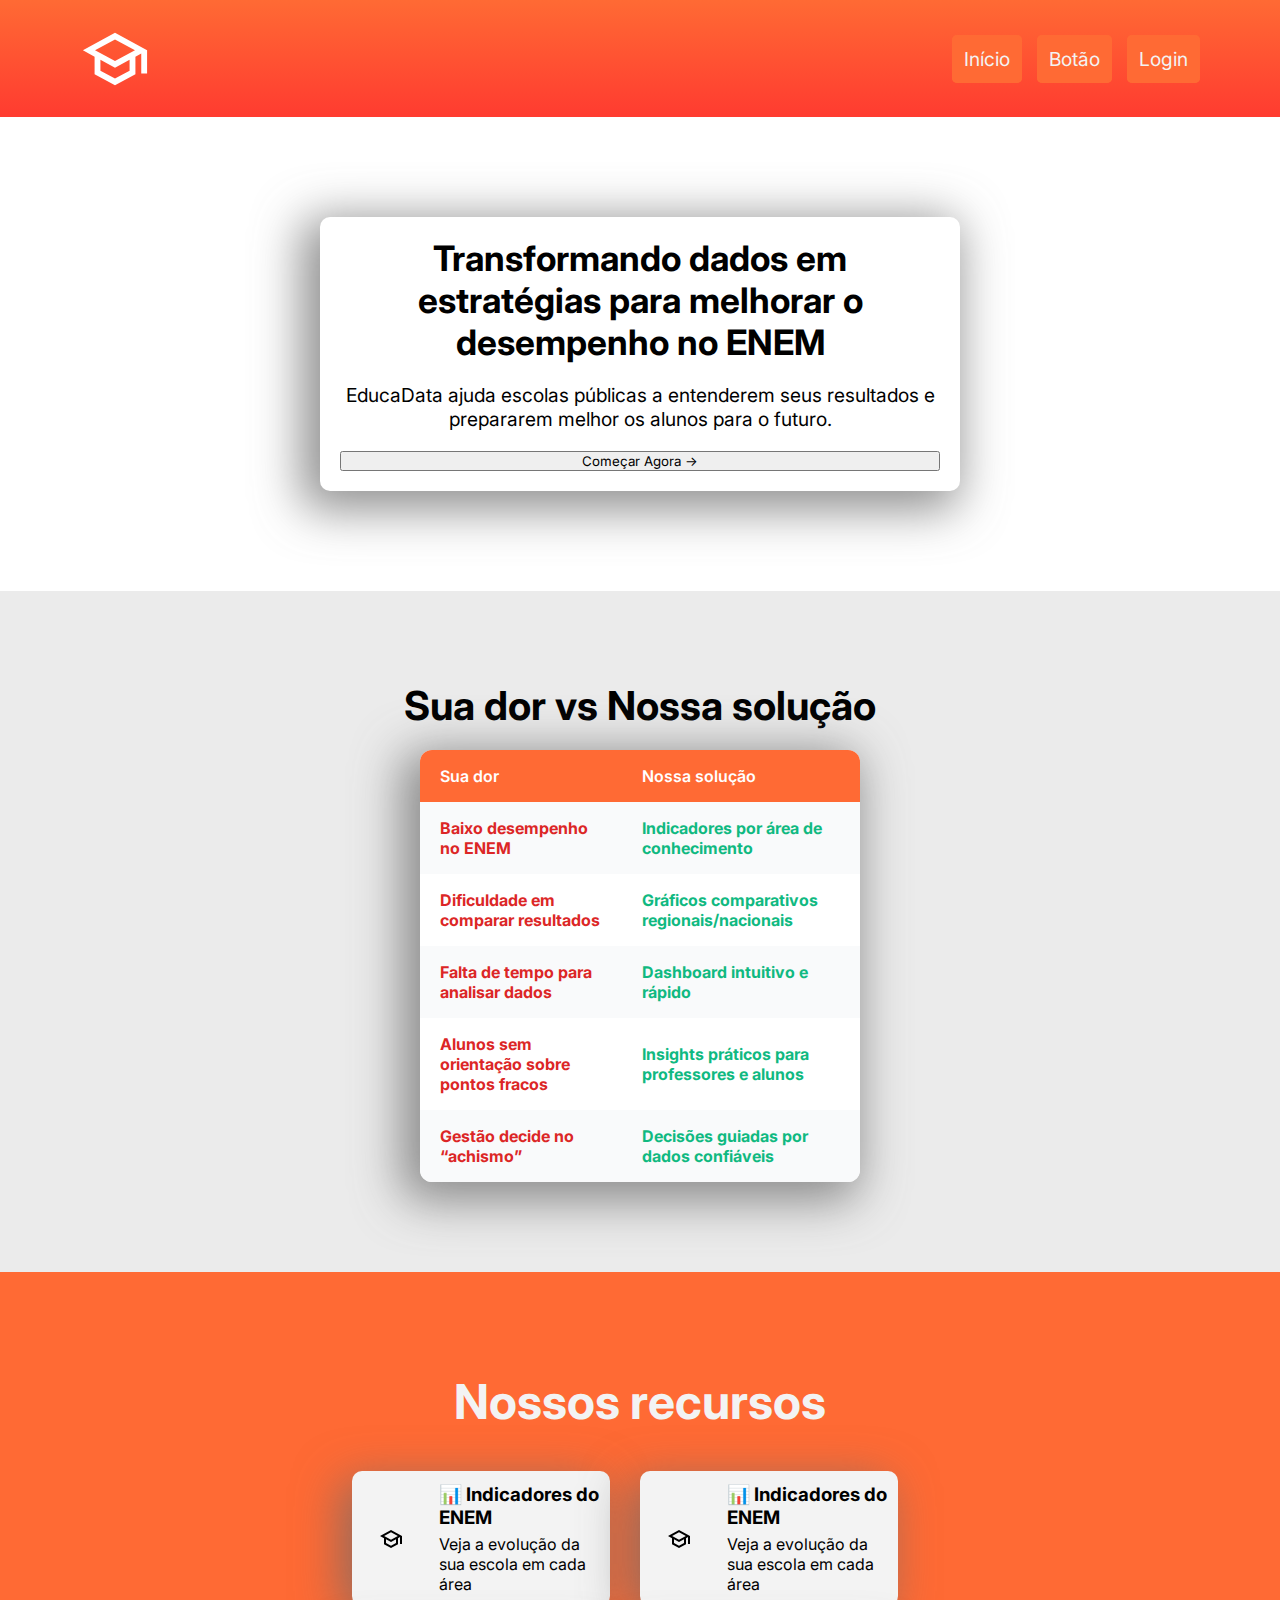
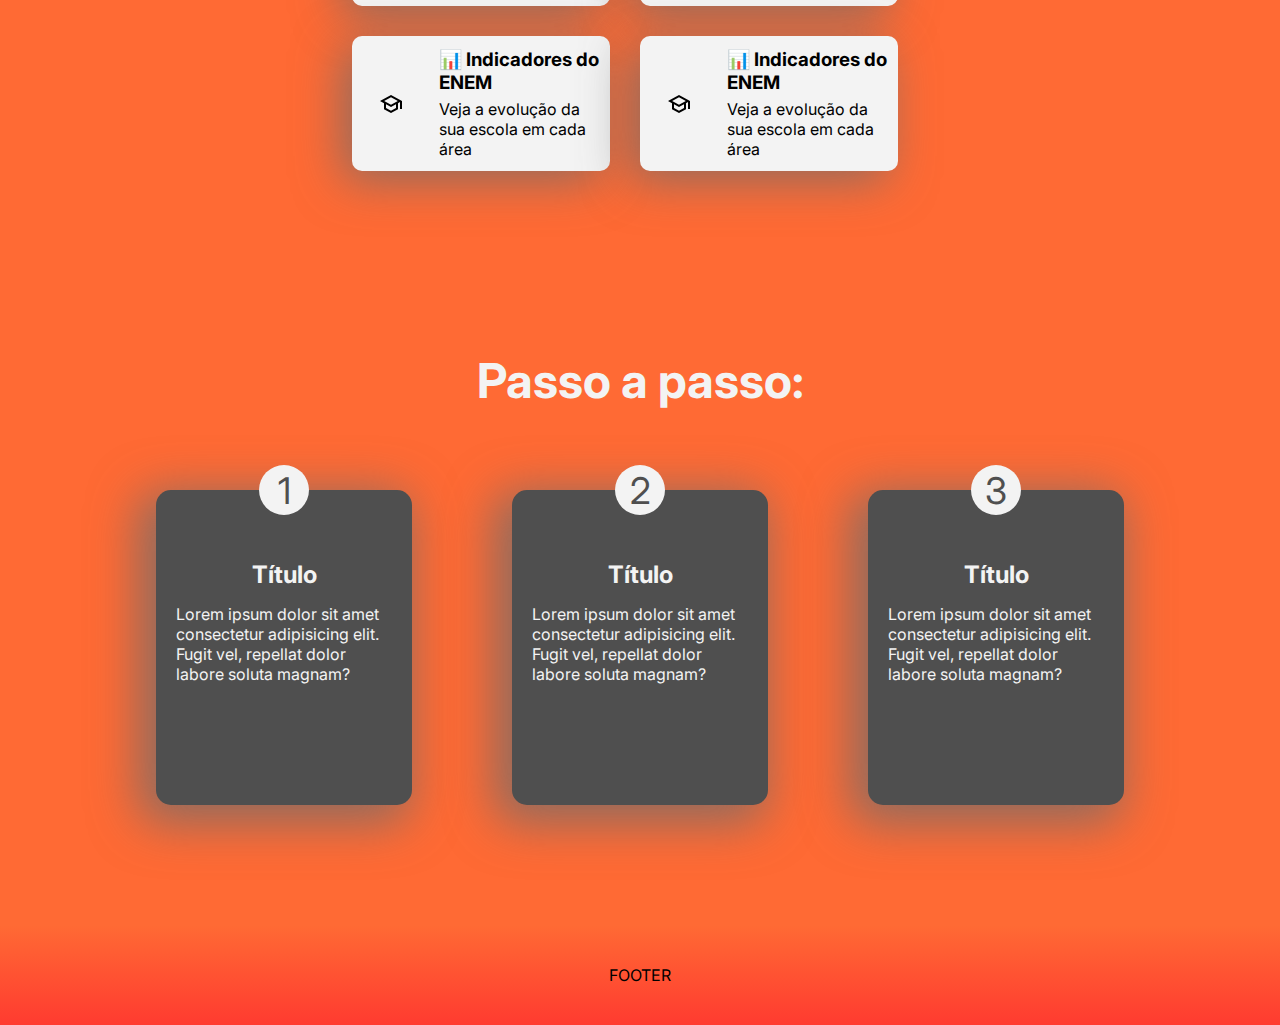
<file: public/index.html>
<!DOCTYPE html>
<html lang="en">

<head>
  <meta charset="UTF-8">
  <meta http-equiv="X-UA-Compatible" content="IE=edge">
  <meta name="viewport" content="width=device-width, initial-scale=1.0">

  <title>AquaTech | Página Inicial</title>

  <script src="./js/sessao.js"></script>

  <link rel="stylesheet" href="./css/estilo.css">
  <link rel="stylesheet" href="./css/index.css">
  <link rel="icon" href="./assets/icon/favicon2.ico">
  <link rel="preconnect" href="https://fonts.gstatic.com">

  <link rel="preconnect" href="https://fonts.googleapis.com">
  <link rel="preconnect" href="https://fonts.gstatic.com" crossorigin>
  <link
    href="https://fonts.googleapis.com/css2?family=Inter:ital,opsz,wght@0,14..32,100..900;1,14..32,100..900&family=Montserrat:ital,wght@0,100..900;1,100..900&family=Poppins:ital,wght@0,100;0,200;0,300;0,400;0,500;0,600;0,700;0,800;0,900;1,100;1,200;1,300;1,400;1,500;1,600;1,700;1,800;1,900&family=Roboto:ital,wght@0,100..900;1,100..900&display=swap"
    rel="stylesheet">
</head>

<body>

  <header>

    <img src="./assets/icons/escola.svg" alt="" srcset="" width="70px">

    <nav>
      <ul>
        <li><a href="">Início</a></li>
        <li><a href="">Botão</a></li>
        <li><a href="">Login</a></li>
      </ul>
    </nav>
  </header>

  <main>

    <section class="introducao">
      <div class="container">
        <h1>Transformando dados em estratégias para melhorar o desempenho no ENEM</h1>
        <p>EducaData ajuda escolas públicas a entenderem seus resultados e prepararem melhor os alunos para o futuro.
        </p>
        <button>Começar Agora -></button>
      </div>
    </section>

    <section class="problemaSolucao">
      <h1>Sua dor vs Nossa solução</h1>
      <table>
        <tr>
          <th>Sua dor</th>
          <th>Nossa solução</th>
        </tr>
        <tr>
          <td class="problema">Baixo desempenho no ENEM</td>
          <td class="solucao">Indicadores por área de conhecimento</td>
        </tr>
        <tr>
          <td class="problema">Dificuldade em comparar resultados</td>
          <td class="solucao">Gráficos comparativos regionais/nacionais</td>
        </tr>
        <tr>
          <td class="problema">Falta de tempo para analisar dados</td>
          <td class="solucao">Dashboard intuitivo e rápido</td>
        </tr>
        <tr>
          <td class="problema">Alunos sem orientação sobre pontos fracos</td>
          <td class="solucao">Insights práticos para professores e alunos</td>
        </tr>
        <tr>
          <td class="problema">Gestão decide no “achismo”</td>
          <td class="solucao">Decisões guiadas por dados confiáveis</td>
        </tr>
      </table>
    </section>

    <section class="recursos">

      <h1>Nossos recursos</h1>

      <div class="recursos-container">
        <div class="card">
          <div class="card-esquerda"><img src="./assets/icons/escola.svg" alt="" srcset=""></div>
          <div class="card-direita">
            <h3>📊 Indicadores do ENEM</h3>
            <p>Veja a evolução da sua escola em cada área</p>
          </div>
        </div>

        <div class="card">
          <div class="card-esquerda"><img src="./assets/icons/escola.svg" alt="" srcset=""></div>
          <div class="card-direita">
            <h3>📊 Indicadores do ENEM</h3>
            <p>Veja a evolução da sua escola em cada área</p>
          </div>
        </div>

        <div class="card">
          <div class="card-esquerda"><img src="./assets/icons/escola.svg" alt="" srcset=""></div>
          <div class="card-direita">
            <h3>📊 Indicadores do ENEM</h3>
            <p>Veja a evolução da sua escola em cada área</p>
          </div>
        </div>

        <div class="card">
          <div class="card-esquerda"><img src="./assets/icons/escola.svg" alt="" srcset=""></div>
          <div class="card-direita">
            <h3>📊 Indicadores do ENEM</h3>
            <p>Veja a evolução da sua escola em cada área</p>
          </div>
        </div>
      </div>

    </section>

    <section class="passos">
      <h1>Passo a passo:</h1>

      <div class="container-passos">

        <div class="card-passos">
          <div class="circulo">1</div>
          <h2>Título</h2>
          <p>Lorem ipsum dolor sit amet consectetur adipisicing elit. Fugit vel, repellat dolor labore soluta magnam?
          </p>
        </div>

        <div class="card-passos">
          <div class="circulo">2</div>
          <h2>Título</h2>
          <p>Lorem ipsum dolor sit amet consectetur adipisicing elit. Fugit vel, repellat dolor labore soluta magnam?
          </p>
        </div>

        <div class="card-passos">
          <div class="circulo">3</div>
          <h2>Título</h2>
          <p>Lorem ipsum dolor sit amet consectetur adipisicing elit. Fugit vel, repellat dolor labore soluta magnam?
          </p>
        </div>
    </section>

    </div>


  </main>

  <footer>FOOTER</footer>

</body>

</html>
</file>
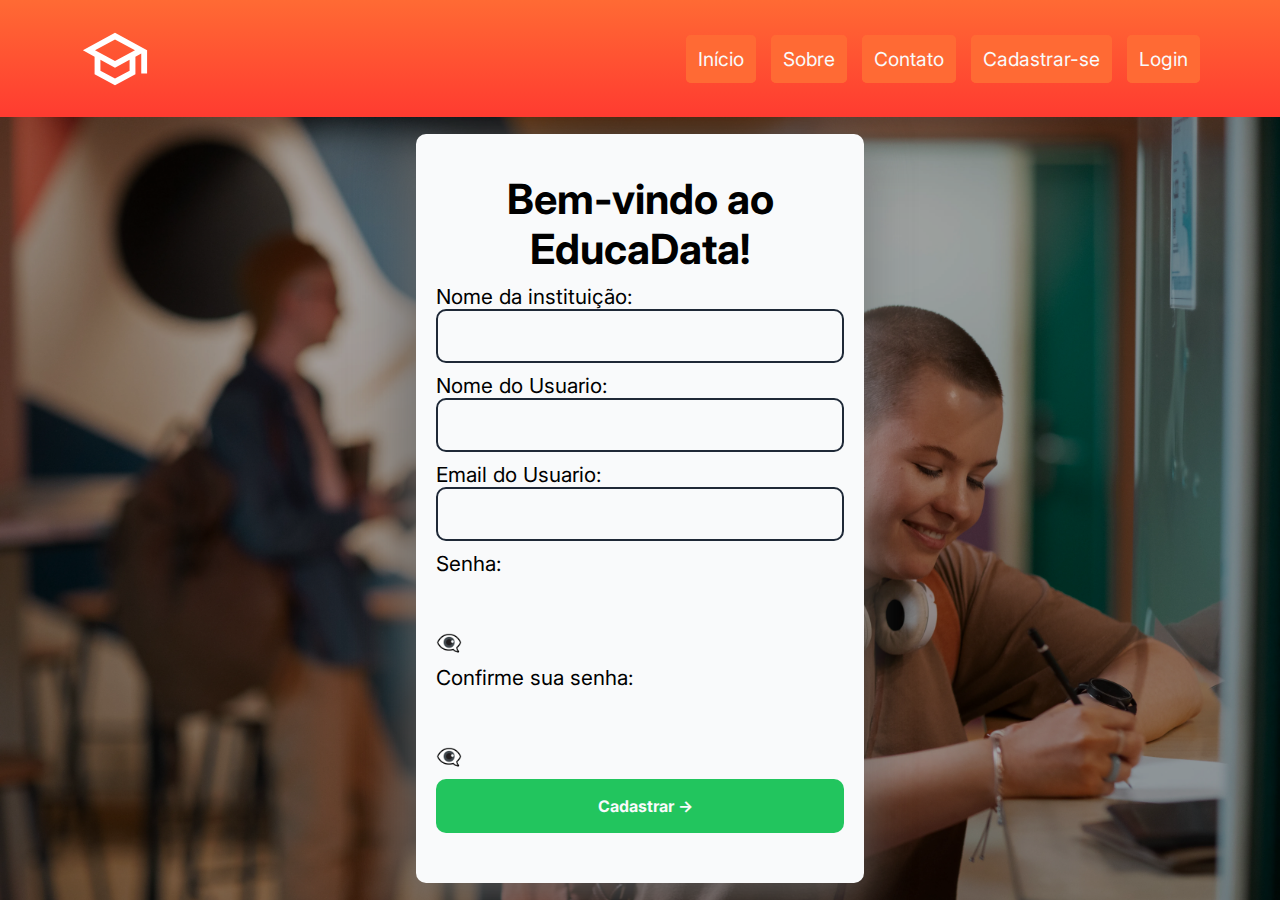
<file: public/cadastro.html>
<!DOCTYPE html>
<html lang="pt-br">

<head>
  <meta charset="UTF-8" />
  <meta http-equiv="X-UA-Compatible" content="IE=edge" />
  <meta name="viewport" content="width=device-width, initial-scale=1.0" />

  <title>EducaData | Cadastro</title>
  <link rel="icon" type="image/png" href="./assets/icons/escola.svg">

  <script src="./js/sessao.js"></script>

  <link rel="stylesheet" href="./css/estilo.css" />
  <link rel="stylesheet" href="./css/cadastro.css">
  <link rel="icon" href="./assets/icon/favicon2.ico" />
  <link rel="preconnect" href="https://fonts.gstatic.com" />

  <link rel="preconnect" href="https://fonts.googleapis.com">
  <link rel="preconnect" href="https://fonts.gstatic.com" crossorigin>
  <link
    href="https://fonts.googleapis.com/css2?family=Inter:ital,opsz,wght@0,14..32,100..900;1,14..32,100..900&family=Montserrat:ital,wght@0,100..900;1,100..900&family=Poppins:ital,wght@0,100;0,200;0,300;0,400;0,500;0,600;0,700;0,800;0,900;1,100;1,200;1,300;1,400;1,500;1,600;1,700;1,800;1,900&family=Roboto:ital,wght@0,100..900;1,100..900&display=swap"
    rel="stylesheet">
</head>

<body>
  <header>

    <img src="./assets/icons/escola.svg" alt="" srcset="" width="70px">

    <nav>
      <ul>
        <li><a href="index.html">Início</a></li>
        <li><a href="">Sobre</a></li>
        <li><a href="">Contato</a></li>
        <li><a href="cadastro.html">Cadastrar-se</a></li>
        <li><a href="login.html">Login</a></li>
      </ul>
    </nav>
  </header>

  <main>
    <!--     <div class="alerta_erro">
      <div class="card_erro" id="cardErro">
        <span id="mensagem_erro"></span>
      </div>
    </div> -->

    <form class="cadastro-container">
      <h1>Bem-vindo ao EducaData!</h1>
      <div class="campo">
        <label for="nomeInstituicao">Nome da instituição:</label>
        <input type="text" id="input_nomeInstituicao" required>
      </div>

      <div class="campo">
        <label for="cnpj">Nome do Usuario:</label>
        <input type="text" id="input_usuario" required>
      </div>

      <div class="campo">
        <label for="cnpj">Email do Usuario:</label>
        <input type="email" id="input_email" required>
      </div>

      <div class="campo">
        <label for="senha">Senha:</label>
        <div class="campo-senha">
          <input type="password" id="input_senha" required style="border: none;">
          <span id="toggleIcon" onclick="toggleSenha()"style="cursor: pointer;">👁️‍🗨️</span>
        </div>
      </div>

      <div class="campo">
        <label for="repetirSenha">Confirme sua senha:</label>
          <div class="campo-senha">
        <input type="password" id="input_repetirSenha" required style="border: none;">
        <span id="toggleIcon2" onclick="toggleSenha()"style="cursor: pointer;">👁️‍🗨️</span>
        </div>
        <button type="button" onclick="cadastrar()">Cadastrar -></button>
        <!-- <div id="carregando"></div> -->
      </div>

      <div id="div_aviso">
        <h1 id="h1_aviso"></h1>
      </div>
    </form>
  </main>
</body>

</html>

<script>

function toggleSenha() {
  const input = document.getElementById("input_senha");
  const inputConfirmar = document.getElementById("input_repetirSenha");
  const icon = document.getElementById("toggleIcon");
   const icon2 = document.getElementById("toggleIcon2");


  if (input.type === "password" || inputConfirmar === "password") {
    inputConfirmar.type = "text"
    input.type = "text";
    icon.textContent = "👁️"; 
    icon2.textContent = "👁️"; 
  } else {
    inputConfirmar.type = "password"
    input.type = "password";
    icon.textContent = "👁️‍🗨️";
    icon2.textContent = "👁️‍🗨️";
  }
}

  function cadastrar() {
    event.preventDefault();
    const nomeInstituicao = input_nomeInstituicao.value;
    const nomeUsuario = input_usuario.value;
    const email = input_email.value;
    const senha = input_senha.value;
    const confirmarSenha = input_repetirSenha.value;
    const tipoUsuario = '1'; // ATENCAO: Atualizar depois para a nova regra de negócio!

    if (senha === confirmarSenha) {
      h1_aviso.innerHTML = ``;
      fetch("/usuarios/cadastrar",
        {
          method: "POST",
          headers: {
            "Content-Type": "application/json",
          },
          body: JSON.stringify({
            nomeInstituicaoServer: nomeInstituicao,
            nomeUsuarioServer: nomeUsuario,
            emailServer: email,
            senhaServer: senha,
            tipoUsuarioServer: tipoUsuario
          }),
        })
        .then(function (resposta) {

          console.log("Resposta: ", resposta);

          if (resposta.status == 200) {
            console.log("Redirecionando agora…");

            // document.getElementById('carregando').innerHTML = '<img src="./assets/gif.webp"></img>';
            
            // setTimeout(() => {
            window.location.href = "./login.html";
            // }, 1500); 
            
          }

          if (resposta.status == 404) {
            console.log("Escola nao existe")
            h1_aviso.innerHTML = `Instituição digitada não existe.`;
          }

        })
        .catch(function (resposta) {
          console.log(`#ERRO: ${resposta}`);
        });

    }
    else {
      console.log('Senhas diferentes!')
      h1_aviso.innerHTML = `Senhas devem ser iguais`;
    }
  }

</script>
</file>
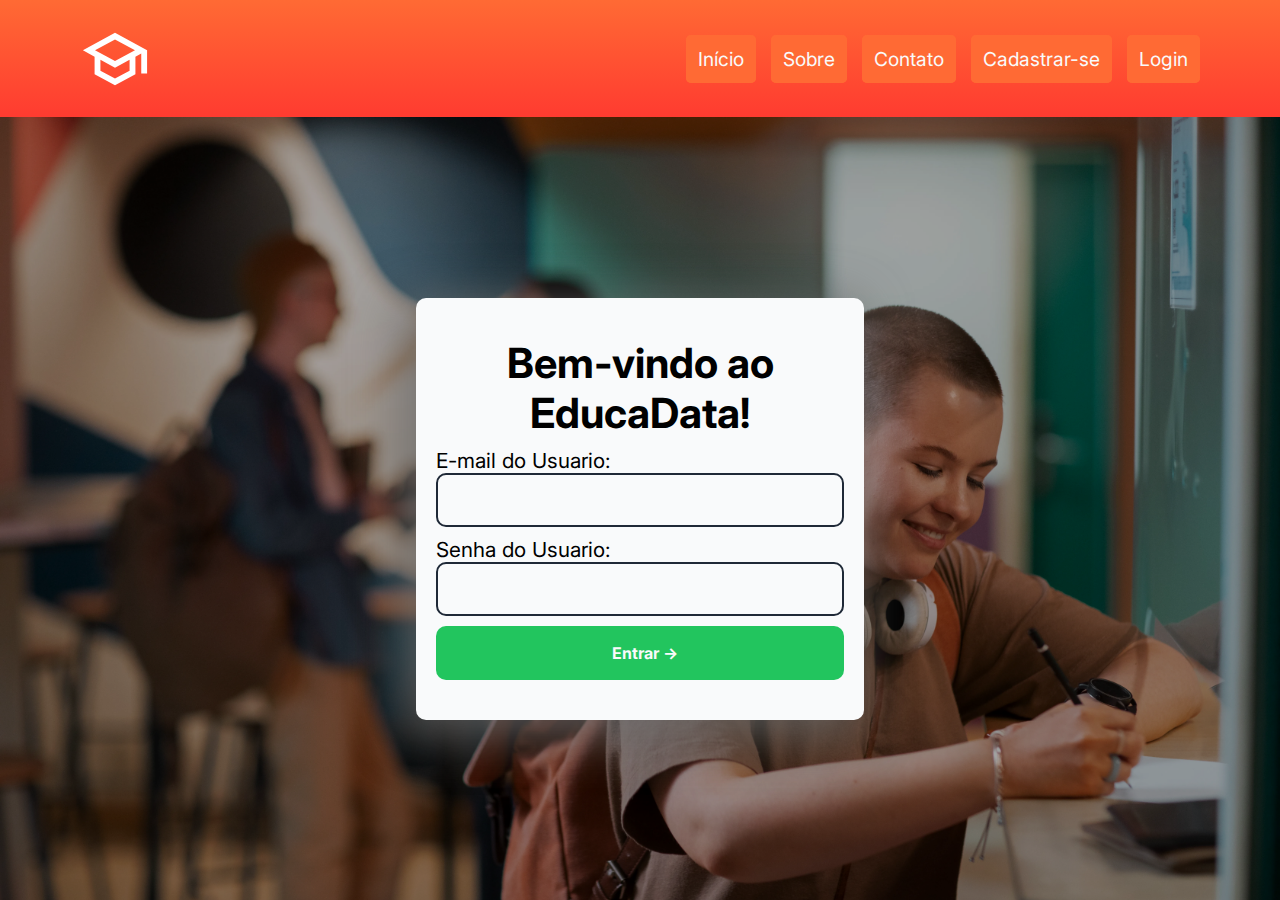
<file: public/login.html>
<!DOCTYPE html>
<html lang="pt-br">

<head>
    <meta charset="UTF-8" />
    <meta http-equiv="X-UA-Compatible" content="IE=edge" />
    <meta name="viewport" content="width=device-width, initial-scale=1.0" />

    <title>EducaData | Login</title>

    <script src="./js/sessao.js"></script>

    <link rel="stylesheet" href="./css/estilo.css" />
    <link rel="stylesheet" href="./css/cadastro.css">
    <link rel="icon" href="./assets/icon/favicon2.ico" />
    <link rel="preconnect" href="https://fonts.gstatic.com" />

    <link rel="preconnect" href="https://fonts.googleapis.com">
    <link rel="preconnect" href="https://fonts.gstatic.com" crossorigin>
    <link
        href="https://fonts.googleapis.com/css2?family=Inter:ital,opsz,wght@0,14..32,100..900;1,14..32,100..900&family=Montserrat:ital,wght@0,100..900;1,100..900&family=Poppins:ital,wght@0,100;0,200;0,300;0,400;0,500;0,600;0,700;0,800;0,900;1,100;1,200;1,300;1,400;1,500;1,600;1,700;1,800;1,900&family=Roboto:ital,wght@0,100..900;1,100..900&display=swap"
        rel="stylesheet">
</head>

<body>
    <header>

        <img src="./assets/icons/escola.svg" alt="" srcset="" width="70px">

        <nav>
            <ul>
                <li><a href="index.html">Início</a></li>
                <li><a href="">Sobre</a></li>
                <li><a href="">Contato</a></li>
                <li><a href="cadastro.html">Cadastrar-se</a></li>
                <li><a href="login.html">Login</a></li>
            </ul>
        </nav>
    </header>

    <main>
        <!--     <div class="alerta_erro">
      <div class="card_erro" id="cardErro">
        <span id="mensagem_erro"></span>
      </div>
    </div> -->

        <div class="cadastro-container">
            <h1>Bem-vindo ao EducaData!</h1>

            <div class="campo">
                <label for="input_email">E-mail do Usuario:</label>
                <input type="text" id="input_email">
            </div>

            <div class="campo">
                <label for="input_senha">Senha do Usuario:</label>
                <input type="password" id="input_senha">
                <div id="mensagem">Usuário não encontrado, tente novamente!</div>
                <button onclick="autenticar()">Entrar -></button>
            </div>

    </main>

</body>

</html>

<script>
    function autenticar() {
        const email = input_email.value;
        const senha = input_senha.value;
        fetch("/usuarios/autenticar", {
            method: "POST",
            headers: {
                "Content-Type": "application/json"
            },
            body: JSON.stringify({
                emailServer: email,
                senhaServer: senha
            })
        }).then(function (resposta) {
            if (resposta.status == 200) {
                console.log(resposta);
                resposta.json().then(json => {
                    console.log(JSON.stringify(json));
                    sessionStorage.EMAIL_USUARIO = json.email;
                    sessionStorage.NOME_USUARIO = json.nome;
                    sessionStorage.ID_USUARIO = json.id;
                    sessionStorage.ID_INSTITUICAO_USUARIO = json.escola_id;
                    sessionStorage.ID_TIPO_USUARIO = json.tipoUsuario_id;
                     if(json.tipoUsuario_id === 3)
                    {
                        window.location = "./solicitacoes.html";
                    }else{
                        window.location = "./overview.html";
                    }
                });
            }else{
                const elemento = document.getElementById("mensagem");
                elemento.style.display = "block";
                setTimeout(function(){
                    elemento.style.display = "none";
                }, 3000)
            }
        }).catch(function (erro) {
            console.log(erro);
        });
    }
</script>
</file>
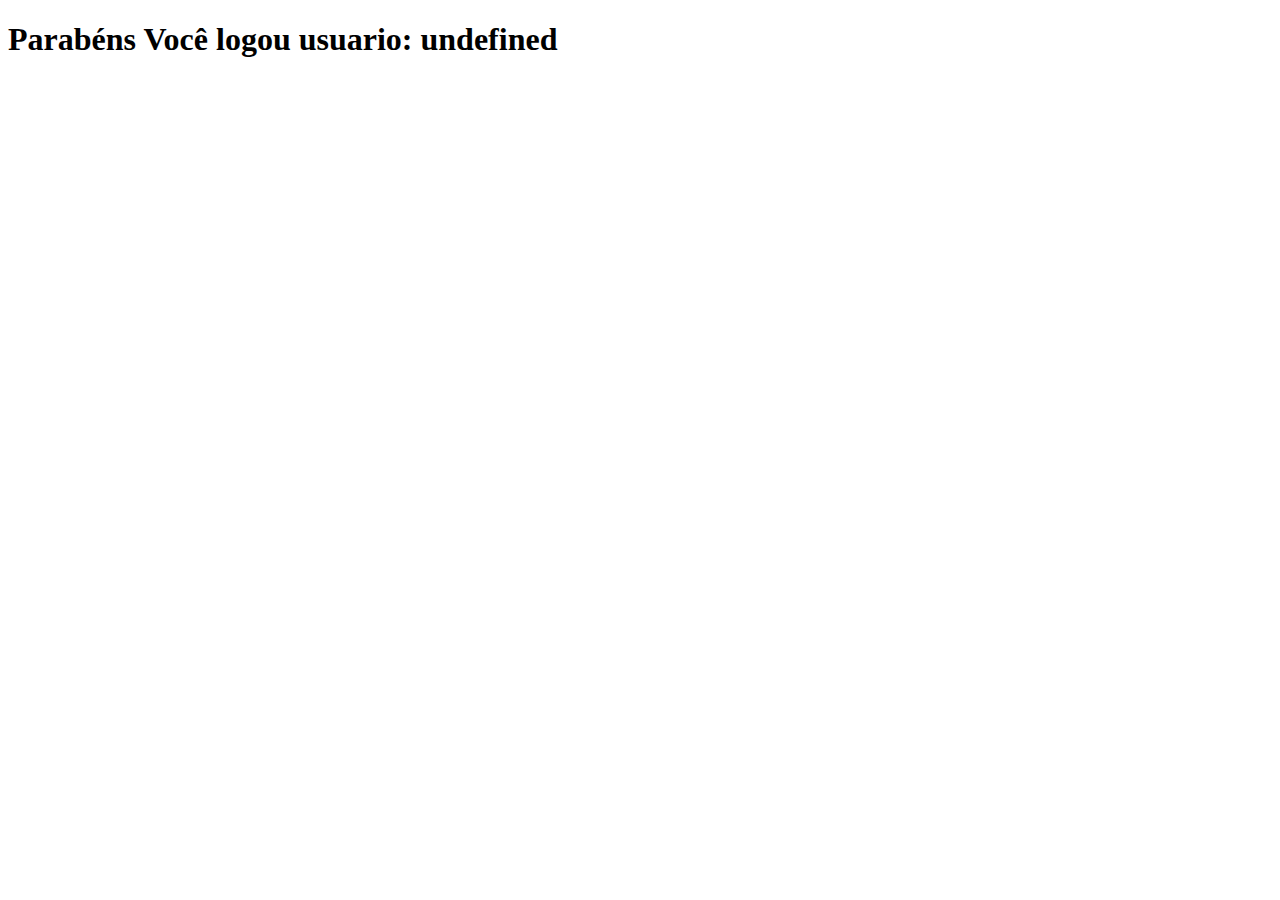
<file: public/logou.html>
<!DOCTYPE html>
<html lang="en">
<head>
    <meta charset="UTF-8">
    <meta name="viewport" content="width=device-width, initial-scale=1.0">
    <title>Document</title>
</head>
<body>
     <h1 id="nome_usuario"></h1>
</body>
</html>
<script>
    var nomeUsuario = sessionStorage.NOME_USUARIO;
    console.log(nomeUsuario)
    nome_usuario.innerHTML = `Parabéns Você logou usuario: ${nomeUsuario}`;
</script>
</file>
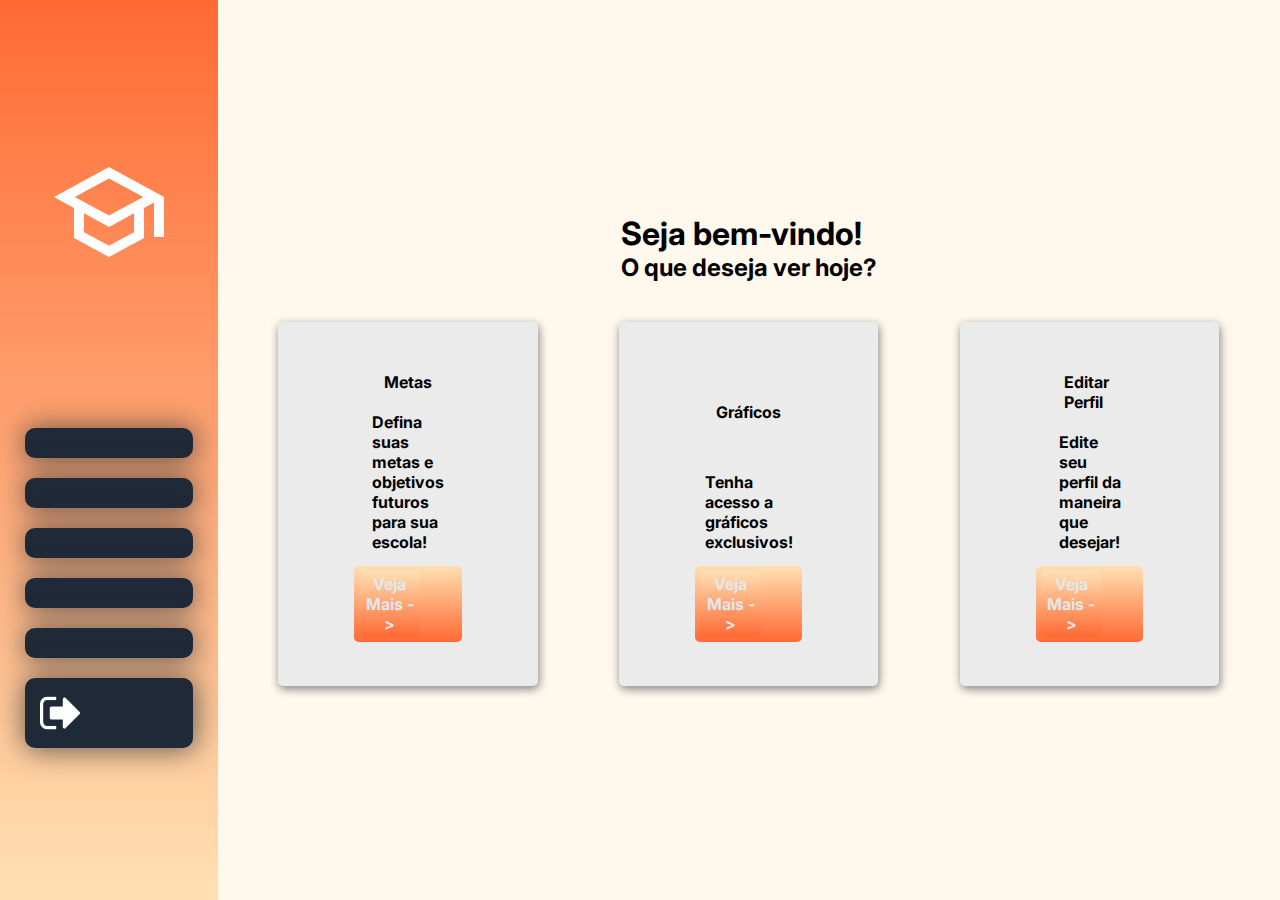
<file: public/overview.html>
<!DOCTYPE html>
<html lang="pt-br">
<head>
    <meta charset="UTF-8">
    <meta name="viewport" content="width=device-width, initial-scale=1.0">
    <title>Visão geral - EducaData</title>

    <link rel="stylesheet" href="./css/overviewStyle.css">
    <link rel="stylesheet" href="./css/logado.css">

    <link rel="preconnect" href="https://fonts.googleapis.com">
  <link rel="preconnect" href="https://fonts.gstatic.com" crossorigin>
  <link
    href="https://fonts.googleapis.com/css2?family=Inter:ital,opsz,wght@0,14..32,100..900;1,14..32,100..900&family=Montserrat:ital,wght@0,100..900;1,100..900&family=Poppins:ital,wght@0,100;0,200;0,300;0,400;0,500;0,600;0,700;0,800;0,900;1,100;1,200;1,300;1,400;1,500;1,600;1,700;1,800;1,900&family=Roboto:ital,wght@0,100..900;1,100..900&display=swap"
    rel="stylesheet">
</head>
<body>
    
<aside class="barra-lateral">
    <div class="logo"><img src="./assets/icons/escola.svg"></div>
    <nav>
      <ul>
        <li><a href="overview.html"><i class="fas fa-home"></i></a></li>
        <li><a href="dashboard.html"><i class="fas fa-chart-line"></i></a></li>
        <li><a href="metas.html"><i class="fas fa-calendar"></i></a></li>
        <li><a href="professores.html"><i class="fas fa-file-alt"></i></a></li>
        <li><a href="perfilUsuario.html"><i class="fas fa-cog"></i></a></li>
        <li><a href="index.html"><img src="assets/icons/opcao-de-sair.png" style="height: 80%; width: 40px;"></a></li>
      </ul>
    </nav>
  </aside>

    <main>

      <div class="bem-vindo">
        <h1>Seja bem-vindo!</h1>
        <h2>O que deseja ver hoje?</h2>
      </div>
      
        <div class="options-container">

            <div class="metas"> 
            <h2 class="option">Metas</h2>
            <h3 class="option">Defina suas metas e objetivos futuros para sua escola!</h3>
            <button><a href="#" class="clique">Veja Mais -> </a>
            </button>
            </div>
           
            <div class="metas"> 
            <h2 class="option">Gráficos</h2>
            <h3 class="option">Tenha acesso a gráficos exclusivos!</h3>
            <button><a href="dashboard.html" class="clique">Veja Mais -> </a>
            </button>
            </div>

            <div class="metas"> 
            <h2 class="option">Editar Perfil</h2>
            <h3 class="option">Edite seu perfil da maneira que desejar!</h3>
            <button><a href="perfilUsuario.html" class="clique">Veja Mais -> </a>
            </button>
            </div>

        </div>
    </main>

</body>
</html>
</file>
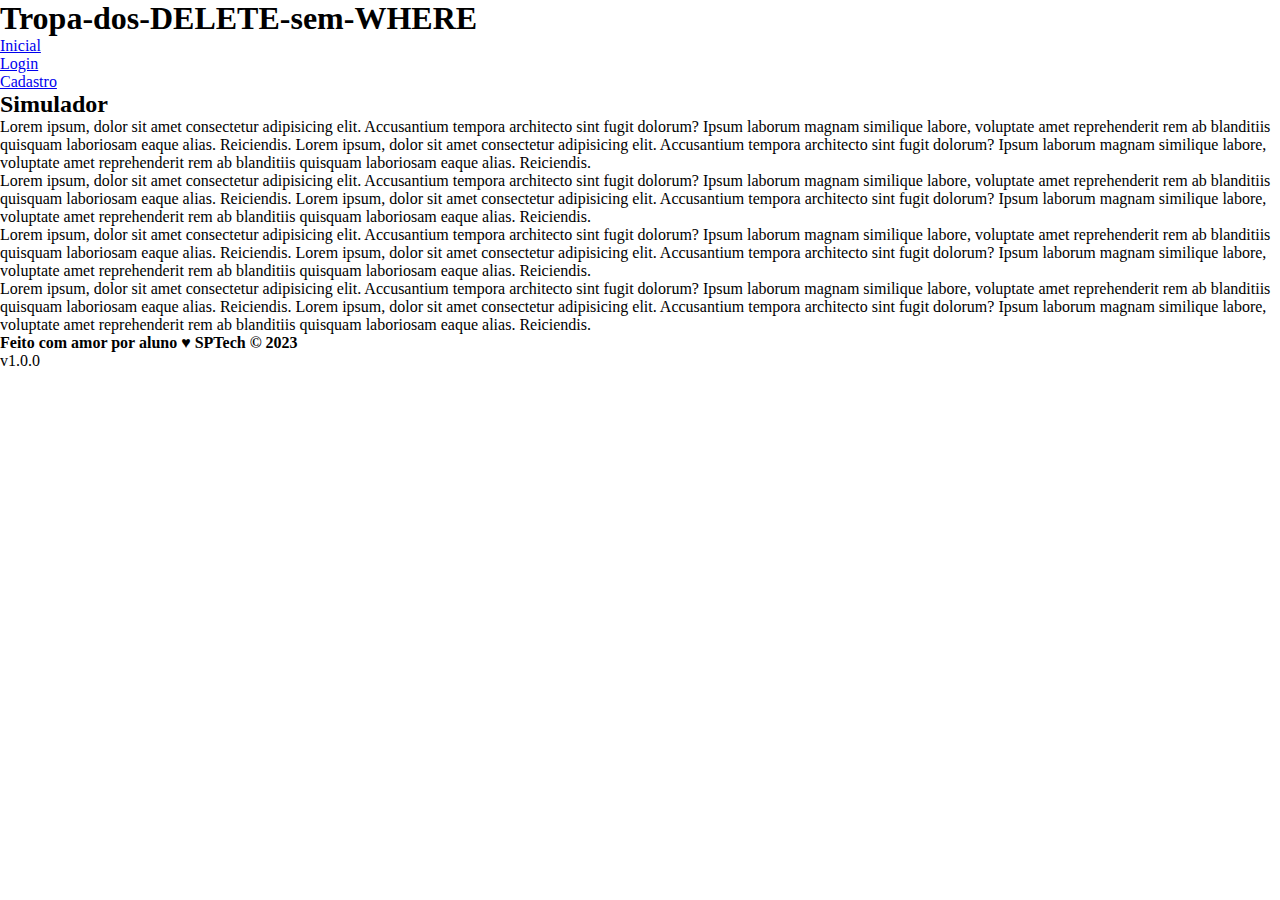
<file: public/simulador.html>
<!DOCTYPE html>
<html lang="pt-br">

<head>
    <meta charset="UTF-8">
    <meta http-equiv="X-UA-Compatible" content="IE=edge">
    <meta name="viewport" content="width=device-width, initial-scale=1.0">

    <title>AquaTech | Simulador</title>

    <script src="./js/sessao.js"></script>

    <link rel="stylesheet" href="./css/estilo.css">
    <link rel="icon" href="./assets/icon/favicon2.ico">
    <link rel="preconnect" href="https://fonts.gstatic.com">
</head>

<body>

    <!--header inicio-->
    <div class="header">
      <div class="container">
        <h1 class="titulo">Tropa-dos-DELETE-sem-WHERE</h1>
        <ul class="navbar">
          <li class="agora">
            <a href="#">Inicial</a>
          </li>
          <li>
            <a href="login.html">Login</a>
          </li>
          <li>
            <a href="cadastro.html">Cadastro</a>
          </li>
        </ul>
      </div>
    </div>


    <!-- simulador inicio -->
    <div class="simulador">
        <div class="container">
            <h2>Simulador</h2>
            <p>Lorem ipsum, dolor sit amet consectetur adipisicing elit. Accusantium tempora architecto sint fugit
                dolorum? Ipsum laborum magnam similique labore, voluptate amet reprehenderit rem ab blanditiis quisquam
                laboriosam eaque alias. Reiciendis. Lorem ipsum, dolor sit amet consectetur adipisicing elit.
                Accusantium tempora architecto sint fugit dolorum? Ipsum laborum magnam similique labore, voluptate amet
                reprehenderit rem ab blanditiis quisquam laboriosam eaque alias. Reiciendis.</p>
            <p>Lorem ipsum, dolor sit amet consectetur adipisicing elit. Accusantium tempora architecto sint fugit
                dolorum? Ipsum laborum magnam similique labore, voluptate amet reprehenderit rem ab blanditiis quisquam
                laboriosam eaque alias. Reiciendis. Lorem ipsum, dolor sit amet consectetur adipisicing elit.
                Accusantium tempora architecto sint fugit dolorum? Ipsum laborum magnam similique labore, voluptate amet
                reprehenderit rem ab blanditiis quisquam laboriosam eaque alias. Reiciendis.</p>
            <p>Lorem ipsum, dolor sit amet consectetur adipisicing elit. Accusantium tempora architecto sint fugit
                dolorum? Ipsum laborum magnam similique labore, voluptate amet reprehenderit rem ab blanditiis quisquam
                laboriosam eaque alias. Reiciendis. Lorem ipsum, dolor sit amet consectetur adipisicing elit.
                Accusantium tempora architecto sint fugit dolorum? Ipsum laborum magnam similique labore, voluptate amet
                reprehenderit rem ab blanditiis quisquam laboriosam eaque alias. Reiciendis.</p>
            <p>Lorem ipsum, dolor sit amet consectetur adipisicing elit. Accusantium tempora architecto sint fugit
                dolorum? Ipsum laborum magnam similique labore, voluptate amet reprehenderit rem ab blanditiis quisquam
                laboriosam eaque alias. Reiciendis. Lorem ipsum, dolor sit amet consectetur adipisicing elit.
                Accusantium tempora architecto sint fugit dolorum? Ipsum laborum magnam similique labore, voluptate amet
                reprehenderit rem ab blanditiis quisquam laboriosam eaque alias. Reiciendis.</p>

        </div>
    </div>
    <!-- simulador fim -->

    <!--footer inicio-->
    <div class="footer">
        <div class="container">
            <h4>Feito com amor por aluno &hearts; SPTech &copy; 2023</h4>
            <span class="version">v1.0.0</span>
        </div>
    </div>
    <!--footer fim-->


</body>

</html>
</file>
<file: public/css/estilo.css>
@import url("https://fonts.googleapis.com/css2?family=Barlow:ital,wght@0,100;0,200;0,300;0,400;0,500;0,600;0,700;0,800;0,900;1,100;1,200;1,300;1,400;1,500;1,600;1,700;1,800;1,900&display=swap");

:root {
  --azul-vivo: #1e90ff;
  --laranja-vivo: #ff6a34;
  --vermelho-vivo: #ff3b30;
  --branco: #f3f3f3;
  --cinza: #ebebeb;
  --cinza-escuro: #4f4f4f;
}

* {
  margin: 0;
  padding: 0;
  box-sizing: border-box;
  font-family: Inter;
}

header {
  width: 100%;
  height: 13vh;
  background-image: linear-gradient(var(--laranja-vivo), var(--vermelho-vivo));
  display: flex;
  flex-direction: row;
  align-items: center;
  justify-content: space-between;
  padding: 0 80px;
  position: sticky;
  top: 0;
  z-index: 2;
}

header img{
   filter:invert(100%);
}

header nav ul {
  display: flex;
  list-style-type: none;
  gap: 15px;
}

header nav ul li a {
  text-decoration: none;
  background-color: var(--laranja-vivo);
  color: var(--branco);
  padding: 10px;
  border: 2px solid var(--laranja-vivo);
  border-radius: 5px;
  font-size: 1.2rem;
  transition: .3s;
}

header nav ul li a:hover{
  transform: scale(1.05);
  background-color: transparent;
  color: var(--branco);
  border: 2px solid var(--branco);
}

footer {
  display: flex;
  flex-direction: row;
  justify-content: space-around;
  width: 100%;
  height: fit-content;
  background-image: linear-gradient(var(--laranja-vivo), var(--vermelho-vivo));
  padding: 40px 20px;
}

footer img{
  width: 150px;
  filter:invert(100%);
}

footer nav ul{
  display: flex;
  flex-direction: column;
  list-style-type: none;
  gap: 15px;
  margin-top: 10px;
}

footer h2{
  color: var(--branco);
}

footer nav ul li a{
  text-decoration: none;
  color: var(--branco);
  transition: .3s;
}

footer nav ul li a:hover{
  color: var(--laranja-vivo);
}

/* Responsividade */
@media (max-width: 600px) {
  .cadastro-container{
    width: 85%;
  }
}

/* Responsividade */
@media (max-width: 600px) {
  footer{
    display: flex;
    align-items: center;
    flex-direction: column;
    gap: 30px;
  }
}
</file>
<file: public/css/index.css>
:root {
  --azul-vivo: #1e90ff;
  --laranja-vivo: #ff6a34;
  --vermelho-vivo: #ff3b30;
  --branco: #f3f3f3;
  --cinza: #ebebeb;
  --cinza-escuro: #4f4f4f;
}

main {
  width: 100%;
  height: 20vh;
  background-color: var(--cor-branco);
  height: fit-content;
}

.introducao {
  display: flex;
  align-items: center;
  justify-content: space-around;
  background-color: var(--cor-branco);
  height: fit-content;
  padding: 100px 0;
}

.container {
  display: flex;
  flex-direction: column;
  justify-content: center;
  text-align: center;
  width: 50%;
  height: fit-content;
  background-color: var(--cor-cinza-claro);
  border-radius: 10px;
  padding: 20px;
  gap: 20px;
  box-shadow: -10px 10px 47px 9px rgba(108, 108, 108, 0.75);
  -webkit-box-shadow: -10px 10px 47px 9px rgba(108, 108, 108, 0.75);
  -moz-box-shadow: -10px 10px 47px 9px rgba(108, 108, 108, 0.75);
}

.container h1 {
  font-size: 2.2rem;
}

.container p {
  font-size: 1.2rem;
}

.container a {
  display: flex;
  align-items: center;
  justify-content: center;
  height: 7vh;
  background-color: var(--laranja-vivo);
  border-radius: 10px;
  border: none;
  cursor: pointer;
  font-size: 1.1rem;
  text-decoration: none;
  color: var(--branco);
}

.problemaSolucao {
  background-color: var(--cinza);
  display: flex;
  align-items: center;
  justify-content: center;
  flex-direction: column;
  height: fit-content;
  padding: 90px;
  gap: 20px;
}

.problemaSolucao h1 {
  font-size: 2.5rem;
}

/* Tabela */
table {
  width: 40%;
  border-collapse: separate;
  border-spacing: 0;
  background: #fff;
  border-radius: 12px;
  overflow: hidden;
  box-shadow: -10px 10px 47px 9px rgba(108, 108, 108, 0.75);
  -webkit-box-shadow: -10px 10px 47px 9px rgba(108, 108, 108, 0.75);
  -moz-box-shadow: -10px 10px 47px 9px rgba(108, 108, 108, 0.75);
}

th,
td {
  padding: 16px 20px;
  text-align: left;
}

th {
  background-color: var(--laranja-vivo);
  color: #fff;
  font-weight: 600;
  font-size: 1rem;
}

tr:nth-child(even) td {
  background-color: #f9fafb;
}

.problema {
  color: #dc2626;
  font-weight: bold;
}

.solucao {
  color: #10b981;
  font-weight: bold;
}

.recursos {
  display: flex;
  align-items: center;
  justify-content: center;
  flex-direction: column;
  width: 100%;
  height: fit-content;
  background-color: var(--laranja-vivo);
  padding: 100px 0;
  gap: 40px;
}

.recursos h1 {
  font-size: 3rem;
  color: var(--branco);
}

.recursos-container {
  display: flex;
  flex-wrap: wrap;
  width: 45vw;
  gap: 30px;
}

.card {
  flex: 0 0 calc(50% - 30px); /* Aqui estou calculando metade do container menos metade do gap */
  display: flex;
  width: 50%;
  height: 15vh;
  border-radius: 10px;
  background-color: var(--branco);
  box-shadow: -10px 10px 47px 9px rgba(108, 108, 108, 0.75);
  -webkit-box-shadow: -10px 10px 47px 0px rgba(108, 108, 108, 0.75);
  -moz-box-shadow: -10px 10px 47px 9px rgba(108, 108, 108, 0.75);
  transition: 0.3s;
}

.card:hover,
.card-passos:hover {
  transform: scale(1.05);
}

.card-esquerda {
  display: flex;
  align-items: center;
  justify-content: center;
  width: 30%;
}

.card-esquerda p {
  font-size: 4rem;
}

.card-direita {
  display: flex;
  flex-direction: column;
  justify-content: center;
  width: 70%;
  gap: 5px;
  padding: 10px;
}

.passos {
  display: flex;
  align-items: center;
  flex-direction: column;
  gap: 40px;
  width: 100%;
  height: fit-content;
  padding-top: 80px;
  padding-bottom: 120px;
  background-color: #ff6a34;
}

.passos h1 {
  font-size: 3rem;
  color: var(--branco);
}

.container-passos {
  display: flex;
  align-items: center;
  justify-content: center;
  gap: 100px;
  width: 100%;
  flex-wrap: wrap;
  margin-top: 40px;
}

.card-passos {
  display: flex;
  flex-direction: column;
  align-items: center;
  width: 20vw;
  height: 35vh;
  background-color: var(--cinza-escuro);
  color: var(--branco);
  padding: 20px;
  border-radius: 15px;
  transition: 0.3s;
  box-shadow: -10px 10px 47px 9px rgba(108, 108, 108, 0.75);
  -webkit-box-shadow: -10px 10px 47px 9px rgba(108, 108, 108, 0.75);
  -moz-box-shadow: -10px 10px 47px 9px rgba(108, 108, 108, 0.75);
}

.card-passos p {
  margin-top: 15px;
}

.circulo {
  position: relative;
  top: -45px;
  display: flex;
  align-items: center;
  justify-content: center;
  font-size: 2.3rem;
  width: 50px;
  height: 50px;
  background-color: var(--branco);
  color: var(--cinza-escuro);
  border-radius: 50%;
}

/* Responsividade */
@media (max-width: 600px) {
  .introducao .container {
    width: 70%;
  }

  .problemaSolucao {
    padding: 90px 20px;
  }

  table {
    width: 85%;
  }

  .recursos-container {
    width: 60%;
    display: flex;
    flex-direction: column;
  }

  .card {
    width: 100%;
    height: fit-content;
    padding: 20px 0;
  }

  .container-passos {
    display: flex;
    flex-direction: column;
    gap: 80px;
  }

  .card-passos {
    width: 50%;
  }
}
</file>
<file: public/css/cadastro.css>
:root {
  --laranja: #f6b76a;
  --laranja-claro: #fce5c0;
  --azul: #78a8d1;
  --azul-claro: #d88ef6;
  --verde: #91c7a9;
  --verde-claro: #dcefe3;

  --branco: #f9fafb;
  --cinza: #e5e7eb;
  --cinza-escuro: #1f2937;

  /* Botões */
  --sucesso-verde: #22c55e;
  --erro-vermelho: #ef4444;
  --atencao-amarelo: #facc15;
  --info-azul: #3b82f6;
}

* {
  margin: 0;
  padding: 0;
  box-sizing: border-box;
}

main {
  display: flex;
  align-items: center;
  justify-content: center;
  background-color: var(--cinza);
  width: 100%;
  height: 87vh;
  background-image: url("../assets/imagens/foto4.webp");
  background-size: cover;
  background-position: center;
  background-repeat: no-repeat;
  position: relative;
  z-index: 1;
}

main::before {
  content: "";
  position: absolute;
  inset: 0;
  background: rgba(0, 0, 0, 0.35);
  z-index: -1;
}

.cadastro-container {
  display: flex;
  justify-content: center;
  flex-direction: column;
  width: 35vw;
  font-size: 1.3rem;
  height: fit-content;
  background-color: var(--branco);
  color: var(--preto);
  padding: 40px 20px;
  gap: 10px;
  border-radius: 10px;
  box-shadow: -10px 10px 47px 9px rgba(108, 108, 108, 0.75);
  -webkit-box-shadow: -10px 10px 47px 9px rgba(108, 108, 108, 0.75);
  -moz-box-shadow: -10px 10px 47px 9px rgba(108, 108, 108, 0.75);
  text-align: center;
}

.campo {
  display: flex;
  flex-direction: column;
  text-align: left !important;
}

input,
button {
  width: 100%;
  height: 6vh;
  background-color: var(--branco);
  border: 2px solid var(--cinza-escuro);
  color: var(--branco);
  border-radius: 10px;
  padding-left: 10px;
  transition: 0.3s;
}
input {
  color: var(--preto) !important;
  height: 6vh !important;
  font-size: 1rem;
}

input:focus,
button:focus {
  outline: 0;
  border: 2px solid var(--laranja-vivo);
  transform: scale(1.01);
}

.campo button {
  background-color: var(--sucesso-verde);
  border: none;
  margin-top: 10px;
  font-weight: bold;
  cursor: pointer;
  font-size: 1rem;
  transition: 0.3s;
}

.campo button:hover {
  transform: scale(1.01);
}

#mensagem{
  display: none;
  margin-top: 10px;
  padding: 10px 0 10px 10px;
  background-color: #ef444450;
  border: 2px solid #ef4444;
  border-radius: 10px;
  font-size: 1.1rem;
  font-weight: bold;
}

#div_aviso {
  color: red;
  text-align: center;
}
/* Responsividade */
@media (width <= 800px) {
  .cadastro-container {
    padding: 40px 20px;
    display: flex;
    width: 65%;
  }
}
</file>
<file: public/css/overviewStyle.css>
:root {
    --azul-vivo: #1e90ff;
    --laranja-vivo: #ff6a34;
    --vermelho-vivo: #ff3b30;
    --branco: #f3f3f3;
    --cinza: #ebebeb;
    --cinza-escuro: #4f4f4f;
}

*{
    padding: 0;
    margin: 0;
    box-sizing: border-box;
    font-family: Inter;
}

body{
    display: flex;
    flex-direction: row;
}

aside, main{
    height: 100vh;
}

aside{
    width: 15vw;
    background-color: #A9A9A9;
    display: flex;
    flex-direction: column;
    align-items: center;
    padding: 40px 0 40px 0;
    gap: 40px;
    background-image: linear-gradient(var(--laranja-vivo), var(--laranja-claro));
}

    img{
        width: 130px;
        height: 130px;
        filter: invert(100%);
    }

    nav{
        display: flex;
        align-items: center;
        justify-content: center;
        flex-direction: column;
        gap: 30px;
        width: 100%;
    }

    a{
        display: flex;
        align-items: center;
        justify-content: flex-start;
        padding: 10px 0px 10px 20px;
        text-decoration: none;
        font-size: 1.5rem;
        background-color: transparent;
        border-radius: 10px;
        width: 70%;
        color: var(--laranja-vivo);
        font-weight: bold;
        transition: .3s;
    }

    .navbar a:hover{
        transform: scale(1.05);
        border:  2px solid var(--laranja-vivo);
    }

    main{
    display: flex;
    flex-direction: column;
    align-items: center;
    justify-content: center;
    gap: 40px;
    }

    h1{
        font-size: 2rem;
    }

    h2{
        font-size: 1.5rem;
    }

    .options-container{
        display: flex;
        justify-content: center;
        align-items: center;
        flex-direction: row;
        width: 100%;
        height: auto;
    }

    .metas{
        display: flex;
        flex-direction: column;
        justify-content: center;
        align-items: center;
        height: 100%;
        width: 40%;
        margin: 0 4%;
        padding: 40px;
        background-color: #ebebeb;
        border-radius: 5px;
        box-shadow: 1px 3px 10px grey;
    }

    .option{
        display: flex;
        flex-direction: column;
        align-items: center;
        justify-content: center;
        height: 100%;
        width: 40%;
        padding: 10px;
        font-size: 1.0rem;
        color: #000;
        flex: 1 1 calc(33% - 50px); /* ocupando 1/3 da linha - gap do .options-container */;
    }


    button, .clique{
        width: 60%;
        padding: 3px;
        margin: 2%;
        font-size: 1.0rem;
        color: var(--branco);
        background-image: -webkit-linear-gradient(var(--laranja-claro), var(--laranja-vivo));
        text-decoration: none;
        border:#ff3b30;
        border-radius: 5px;
    }

    button:hover{
        transform: scale(1.05);
        border:  2px solid var(--laranja-vivo);
    }
</file>
<file: public/css/logado.css>
:root {
  --laranja: #ffb347;
  --laranja-claro: #ffe0b3;
  --azul: #5fa4e6;
  --azul-claro: #80c1ff;
  --verde: #6fcf97;
  --verde-claro: #c9f4df;

  --branco: #e5e7eb;
  --cinza: #cccccc;
  --cinza-escuro: #1f2937;

  /* Botões e alerts */
  --sucesso-verde: #22c55e;
  --erro-vermelho: #ef4444;
  --atencao-amarelo: #facc15;
  --info-azul: #3b82f6;
}

* {
  padding: 0;
  margin: 0;
  box-sizing: border-box;
  font-family: Inter;
}

body {
  display: flex;
  flex-direction: row;
}

main {
  width: 83vw;
  height: 100vh;
  background-color: #fff8ec;
  padding: 20px;
}

aside {
  display: flex;
  flex-direction: column;
  justify-content: space-evenly;
  align-items: center;
  background-color: var(--laranja);
  width: 17vw;
  height: 100vh;  

  img {
    width: 120px;
    height: auto;
  }
}

nav {
  display: flex;
  align-items: center;
  justify-content: center;
  flex-direction: column;
  gap: 40px;
  height: fit-content;
  width: 70%;

  ul {
    display: flex;
    flex-direction: column;
    list-style-type: none;
    width: fit-content;
    gap: 20px;
    width: 110%;
  }

  a {
    display: flex;
    align-items: center;
    justify-content: flex-start;
    color: #fff;
    background-color: var(--cinza-escuro);
    border: 3px solid var(--cinza-escuro);
    font-size: 1.2rem;
    text-decoration: none;
    padding: 12px;
    gap: 12px;
    border-radius: 10px;
    width: 100%;
    transition: 0.3s;

    box-shadow: 1px 1px 30px 1px rgba(59, 59, 59, 0.81);
    -webkit-box-shadow: 1px 1px 29px 1px rgba(59, 59, 59, 0.81);
    -moz-box-shadow: 1px 1px 29px 1px rgba(59, 59, 59, 0.81);
  }

  a:hover {
    transform: scale(1.03);
    border: 3px solid var(--branco);
  }

  img{
    width: 30px;
  }
}
</file>
